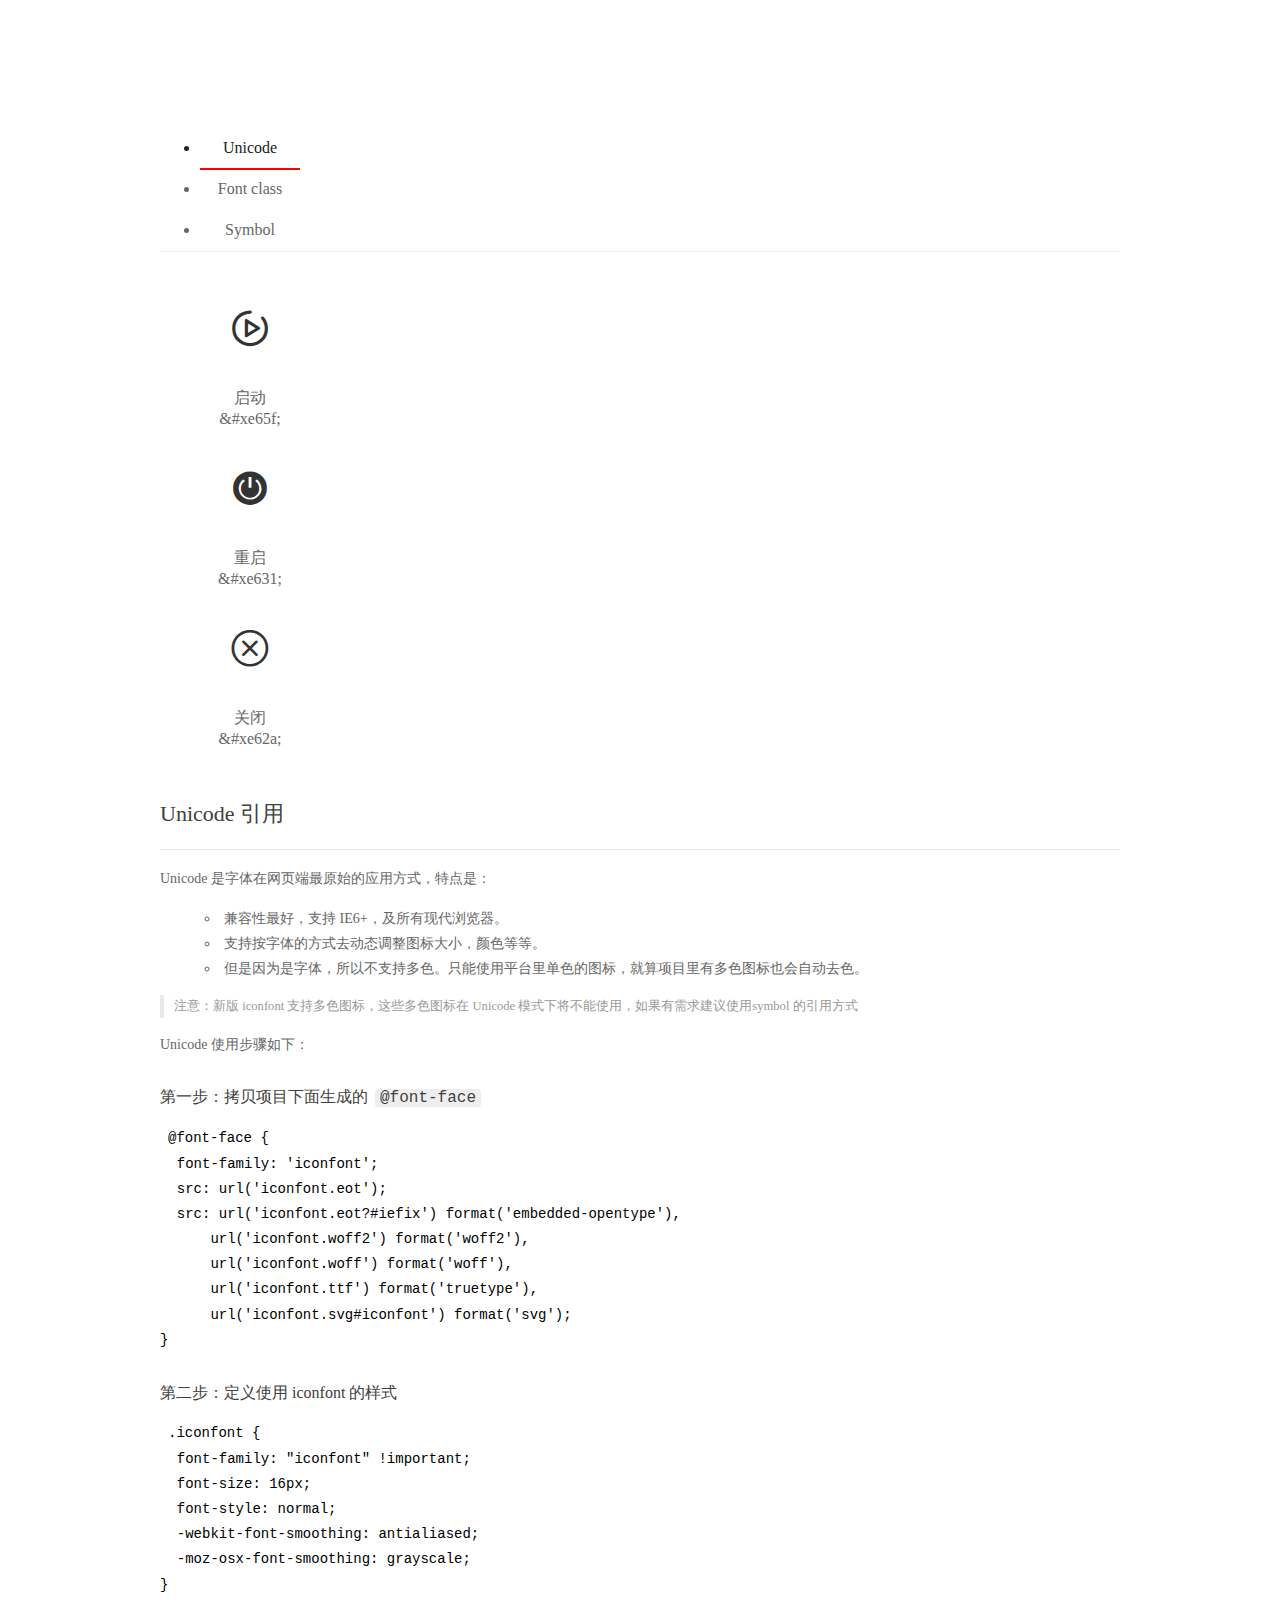
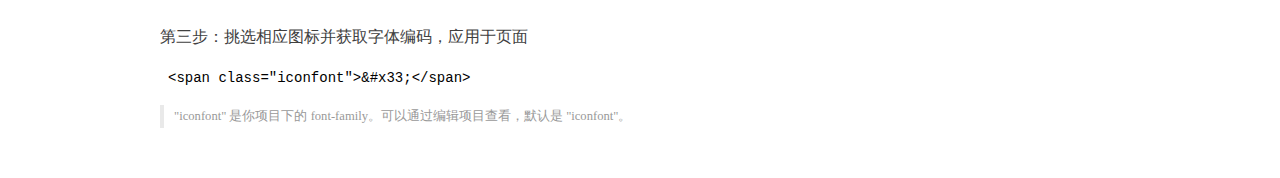
<file: 操作系统进程/app/static/icon/demo_index.html>
<!DOCTYPE html>
<html>
<head>
  <meta charset="utf-8"/>
  <title>IconFont Demo</title>
  <link rel="shortcut icon" href="https://gtms04.alicdn.com/tps/i4/TB1_oz6GVXXXXaFXpXXJDFnIXXX-64-64.ico" type="image/x-icon"/>
  <link rel="stylesheet" href="https://g.alicdn.com/thx/cube/1.3.2/cube.min.css">
  <link rel="stylesheet" href="demo.css">
  <link rel="stylesheet" href="iconfont.css">
  <script src="iconfont.js"></script>
  <!-- jQuery -->
  <script src="https://a1.alicdn.com/oss/uploads/2018/12/26/7bfddb60-08e8-11e9-9b04-53e73bb6408b.js"></script>
  <!-- 代码高亮 -->
  <script src="https://a1.alicdn.com/oss/uploads/2018/12/26/a3f714d0-08e6-11e9-8a15-ebf944d7534c.js"></script>
</head>
<body>
  <div class="main">
    <h1 class="logo"><a href="https://www.iconfont.cn/" title="iconfont 首页" target="_blank">&#xe86b;</a></h1>
    <div class="nav-tabs">
      <ul id="tabs" class="dib-box">
        <li class="dib active"><span>Unicode</span></li>
        <li class="dib"><span>Font class</span></li>
        <li class="dib"><span>Symbol</span></li>
      </ul>
      
    </div>
    <div class="tab-container">
      <div class="content unicode" style="display: block;">
          <ul class="icon_lists dib-box">
          
            <li class="dib">
              <span class="icon iconfont">&#xe65f;</span>
                <div class="name">启动</div>
                <div class="code-name">&amp;#xe65f;</div>
              </li>
          
            <li class="dib">
              <span class="icon iconfont">&#xe631;</span>
                <div class="name">重启</div>
                <div class="code-name">&amp;#xe631;</div>
              </li>
          
            <li class="dib">
              <span class="icon iconfont">&#xe62a;</span>
                <div class="name">关闭</div>
                <div class="code-name">&amp;#xe62a;</div>
              </li>
          
          </ul>
          <div class="article markdown">
          <h2 id="unicode-">Unicode 引用</h2>
          <hr>

          <p>Unicode 是字体在网页端最原始的应用方式，特点是：</p>
          <ul>
            <li>兼容性最好，支持 IE6+，及所有现代浏览器。</li>
            <li>支持按字体的方式去动态调整图标大小，颜色等等。</li>
            <li>但是因为是字体，所以不支持多色。只能使用平台里单色的图标，就算项目里有多色图标也会自动去色。</li>
          </ul>
          <blockquote>
            <p>注意：新版 iconfont 支持多色图标，这些多色图标在 Unicode 模式下将不能使用，如果有需求建议使用symbol 的引用方式</p>
          </blockquote>
          <p>Unicode 使用步骤如下：</p>
          <h3 id="-font-face">第一步：拷贝项目下面生成的 <code>@font-face</code></h3>
<pre><code class="language-css"
>@font-face {
  font-family: 'iconfont';
  src: url('iconfont.eot');
  src: url('iconfont.eot?#iefix') format('embedded-opentype'),
      url('iconfont.woff2') format('woff2'),
      url('iconfont.woff') format('woff'),
      url('iconfont.ttf') format('truetype'),
      url('iconfont.svg#iconfont') format('svg');
}
</code></pre>
          <h3 id="-iconfont-">第二步：定义使用 iconfont 的样式</h3>
<pre><code class="language-css"
>.iconfont {
  font-family: "iconfont" !important;
  font-size: 16px;
  font-style: normal;
  -webkit-font-smoothing: antialiased;
  -moz-osx-font-smoothing: grayscale;
}
</code></pre>
          <h3 id="-">第三步：挑选相应图标并获取字体编码，应用于页面</h3>
<pre>
<code class="language-html"
>&lt;span class="iconfont"&gt;&amp;#x33;&lt;/span&gt;
</code></pre>
          <blockquote>
            <p>"iconfont" 是你项目下的 font-family。可以通过编辑项目查看，默认是 "iconfont"。</p>
          </blockquote>
          </div>
      </div>
      <div class="content font-class">
        <ul class="icon_lists dib-box">
          
          <li class="dib">
            <span class="icon iconfont icon-start"></span>
            <div class="name">
              启动
            </div>
            <div class="code-name">.icon-start
            </div>
          </li>
          
          <li class="dib">
            <span class="icon iconfont icon-zhongqi"></span>
            <div class="name">
              重启
            </div>
            <div class="code-name">.icon-zhongqi
            </div>
          </li>
          
          <li class="dib">
            <span class="icon iconfont icon-guanbi"></span>
            <div class="name">
              关闭
            </div>
            <div class="code-name">.icon-guanbi
            </div>
          </li>
          
        </ul>
        <div class="article markdown">
        <h2 id="font-class-">font-class 引用</h2>
        <hr>

        <p>font-class 是 Unicode 使用方式的一种变种，主要是解决 Unicode 书写不直观，语意不明确的问题。</p>
        <p>与 Unicode 使用方式相比，具有如下特点：</p>
        <ul>
          <li>兼容性良好，支持 IE8+，及所有现代浏览器。</li>
          <li>相比于 Unicode 语意明确，书写更直观。可以很容易分辨这个 icon 是什么。</li>
          <li>因为使用 class 来定义图标，所以当要替换图标时，只需要修改 class 里面的 Unicode 引用。</li>
          <li>不过因为本质上还是使用的字体，所以多色图标还是不支持的。</li>
        </ul>
        <p>使用步骤如下：</p>
        <h3 id="-fontclass-">第一步：引入项目下面生成的 fontclass 代码：</h3>
<pre><code class="language-html">&lt;link rel="stylesheet" href="./iconfont.css"&gt;
</code></pre>
        <h3 id="-">第二步：挑选相应图标并获取类名，应用于页面：</h3>
<pre><code class="language-html">&lt;span class="iconfont icon-xxx"&gt;&lt;/span&gt;
</code></pre>
        <blockquote>
          <p>"
            iconfont" 是你项目下的 font-family。可以通过编辑项目查看，默认是 "iconfont"。</p>
        </blockquote>
      </div>
      </div>
      <div class="content symbol">
          <ul class="icon_lists dib-box">
          
            <li class="dib">
                <svg class="icon svg-icon" aria-hidden="true">
                  <use xlink:href="#icon-start"></use>
                </svg>
                <div class="name">启动</div>
                <div class="code-name">#icon-start</div>
            </li>
          
            <li class="dib">
                <svg class="icon svg-icon" aria-hidden="true">
                  <use xlink:href="#icon-zhongqi"></use>
                </svg>
                <div class="name">重启</div>
                <div class="code-name">#icon-zhongqi</div>
            </li>
          
            <li class="dib">
                <svg class="icon svg-icon" aria-hidden="true">
                  <use xlink:href="#icon-guanbi"></use>
                </svg>
                <div class="name">关闭</div>
                <div class="code-name">#icon-guanbi</div>
            </li>
          
          </ul>
          <div class="article markdown">
          <h2 id="symbol-">Symbol 引用</h2>
          <hr>

          <p>这是一种全新的使用方式，应该说这才是未来的主流，也是平台目前推荐的用法。相关介绍可以参考这篇<a href="">文章</a>
            这种用法其实是做了一个 SVG 的集合，与另外两种相比具有如下特点：</p>
          <ul>
            <li>支持多色图标了，不再受单色限制。</li>
            <li>通过一些技巧，支持像字体那样，通过 <code>font-size</code>, <code>color</code> 来调整样式。</li>
            <li>兼容性较差，支持 IE9+，及现代浏览器。</li>
            <li>浏览器渲染 SVG 的性能一般，还不如 png。</li>
          </ul>
          <p>使用步骤如下：</p>
          <h3 id="-symbol-">第一步：引入项目下面生成的 symbol 代码：</h3>
<pre><code class="language-html">&lt;script src="./iconfont.js"&gt;&lt;/script&gt;
</code></pre>
          <h3 id="-css-">第二步：加入通用 CSS 代码（引入一次就行）：</h3>
<pre><code class="language-html">&lt;style&gt;
.icon {
  width: 1em;
  height: 1em;
  vertical-align: -0.15em;
  fill: currentColor;
  overflow: hidden;
}
&lt;/style&gt;
</code></pre>
          <h3 id="-">第三步：挑选相应图标并获取类名，应用于页面：</h3>
<pre><code class="language-html">&lt;svg class="icon" aria-hidden="true"&gt;
  &lt;use xlink:href="#icon-xxx"&gt;&lt;/use&gt;
&lt;/svg&gt;
</code></pre>
          </div>
      </div>

    </div>
  </div>
  <script>
  $(document).ready(function () {
      $('.tab-container .content:first').show()

      $('#tabs li').click(function (e) {
        var tabContent = $('.tab-container .content')
        var index = $(this).index()

        if ($(this).hasClass('active')) {
          return
        } else {
          $('#tabs li').removeClass('active')
          $(this).addClass('active')

          tabContent.hide().eq(index).fadeIn()
        }
      })
    })
  </script>
</body>
</html>
</file>
<file: 操作系统进程/app/static/icon/demo.css>
/* Logo 字体 */
@font-face {
  font-family: "iconfont logo";
  src: url('https://at.alicdn.com/t/font_985780_km7mi63cihi.eot?t=1545807318834');
  src: url('https://at.alicdn.com/t/font_985780_km7mi63cihi.eot?t=1545807318834#iefix') format('embedded-opentype'),
    url('https://at.alicdn.com/t/font_985780_km7mi63cihi.woff?t=1545807318834') format('woff'),
    url('https://at.alicdn.com/t/font_985780_km7mi63cihi.ttf?t=1545807318834') format('truetype'),
    url('https://at.alicdn.com/t/font_985780_km7mi63cihi.svg?t=1545807318834#iconfont') format('svg');
}

.logo {
  font-family: "iconfont logo";
  font-size: 160px;
  font-style: normal;
  -webkit-font-smoothing: antialiased;
  -moz-osx-font-smoothing: grayscale;
}

/* tabs */
.nav-tabs {
  position: relative;
}

.nav-tabs .nav-more {
  position: absolute;
  right: 0;
  bottom: 0;
  height: 42px;
  line-height: 42px;
  color: #666;
}

#tabs {
  border-bottom: 1px solid #eee;
}

#tabs li {
  cursor: pointer;
  width: 100px;
  height: 40px;
  line-height: 40px;
  text-align: center;
  font-size: 16px;
  border-bottom: 2px solid transparent;
  position: relative;
  z-index: 1;
  margin-bottom: -1px;
  color: #666;
}


#tabs .active {
  border-bottom-color: #f00;
  color: #222;
}

.tab-container .content {
  display: none;
}

/* 页面布局 */
.main {
  padding: 30px 100px;
  width: 960px;
  margin: 0 auto;
}

.main .logo {
  color: #333;
  text-align: left;
  margin-bottom: 30px;
  line-height: 1;
  height: 110px;
  margin-top: -50px;
  overflow: hidden;
  *zoom: 1;
}

.main .logo a {
  font-size: 160px;
  color: #333;
}

.helps {
  margin-top: 40px;
}

.helps pre {
  padding: 20px;
  margin: 10px 0;
  border: solid 1px #e7e1cd;
  background-color: #fffdef;
  overflow: auto;
}

.icon_lists {
  width: 100% !important;
  overflow: hidden;
  *zoom: 1;
}

.icon_lists li {
  width: 100px;
  margin-bottom: 10px;
  margin-right: 20px;
  text-align: center;
  list-style: none !important;
  cursor: default;
}

.icon_lists li .code-name {
  line-height: 1.2;
}

.icon_lists .icon {
  display: block;
  height: 100px;
  line-height: 100px;
  font-size: 42px;
  margin: 10px auto;
  color: #333;
  -webkit-transition: font-size 0.25s linear, width 0.25s linear;
  -moz-transition: font-size 0.25s linear, width 0.25s linear;
  transition: font-size 0.25s linear, width 0.25s linear;
}

.icon_lists .icon:hover {
  font-size: 100px;
}

.icon_lists .svg-icon {
  /* 通过设置 font-size 来改变图标大小 */
  width: 1em;
  /* 图标和文字相邻时，垂直对齐 */
  vertical-align: -0.15em;
  /* 通过设置 color 来改变 SVG 的颜色/fill */
  fill: currentColor;
  /* path 和 stroke 溢出 viewBox 部分在 IE 下会显示
      normalize.css 中也包含这行 */
  overflow: hidden;
}

.icon_lists li .name,
.icon_lists li .code-name {
  color: #666;
}

/* markdown 样式 */
.markdown {
  color: #666;
  font-size: 14px;
  line-height: 1.8;
}

.highlight {
  line-height: 1.5;
}

.markdown img {
  vertical-align: middle;
  max-width: 100%;
}

.markdown h1 {
  color: #404040;
  font-weight: 500;
  line-height: 40px;
  margin-bottom: 24px;
}

.markdown h2,
.markdown h3,
.markdown h4,
.markdown h5,
.markdown h6 {
  color: #404040;
  margin: 1.6em 0 0.6em 0;
  font-weight: 500;
  clear: both;
}

.markdown h1 {
  font-size: 28px;
}

.markdown h2 {
  font-size: 22px;
}

.markdown h3 {
  font-size: 16px;
}

.markdown h4 {
  font-size: 14px;
}

.markdown h5 {
  font-size: 12px;
}

.markdown h6 {
  font-size: 12px;
}

.markdown hr {
  height: 1px;
  border: 0;
  background: #e9e9e9;
  margin: 16px 0;
  clear: both;
}

.markdown p {
  margin: 1em 0;
}

.markdown>p,
.markdown>blockquote,
.markdown>.highlight,
.markdown>ol,
.markdown>ul {
  width: 80%;
}

.markdown ul>li {
  list-style: circle;
}

.markdown>ul li,
.markdown blockquote ul>li {
  margin-left: 20px;
  padding-left: 4px;
}

.markdown>ul li p,
.markdown>ol li p {
  margin: 0.6em 0;
}

.markdown ol>li {
  list-style: decimal;
}

.markdown>ol li,
.markdown blockquote ol>li {
  margin-left: 20px;
  padding-left: 4px;
}

.markdown code {
  margin: 0 3px;
  padding: 0 5px;
  background: #eee;
  border-radius: 3px;
}

.markdown strong,
.markdown b {
  font-weight: 600;
}

.markdown>table {
  border-collapse: collapse;
  border-spacing: 0px;
  empty-cells: show;
  border: 1px solid #e9e9e9;
  width: 95%;
  margin-bottom: 24px;
}

.markdown>table th {
  white-space: nowrap;
  color: #333;
  font-weight: 600;
}

.markdown>table th,
.markdown>table td {
  border: 1px solid #e9e9e9;
  padding: 8px 16px;
  text-align: left;
}

.markdown>table th {
  background: #F7F7F7;
}

.markdown blockquote {
  font-size: 90%;
  color: #999;
  border-left: 4px solid #e9e9e9;
  padding-left: 0.8em;
  margin: 1em 0;
}

.markdown blockquote p {
  margin: 0;
}

.markdown .anchor {
  opacity: 0;
  transition: opacity 0.3s ease;
  margin-left: 8px;
}

.markdown .waiting {
  color: #ccc;
}

.markdown h1:hover .anchor,
.markdown h2:hover .anchor,
.markdown h3:hover .anchor,
.markdown h4:hover .anchor,
.markdown h5:hover .anchor,
.markdown h6:hover .anchor {
  opacity: 1;
  display: inline-block;
}

.markdown>br,
.markdown>p>br {
  clear: both;
}


.hljs {
  display: block;
  background: white;
  padding: 0.5em;
  color: #333333;
  overflow-x: auto;
}

.hljs-comment,
.hljs-meta {
  color: #969896;
}

.hljs-string,
.hljs-variable,
.hljs-template-variable,
.hljs-strong,
.hljs-emphasis,
.hljs-quote {
  color: #df5000;
}

.hljs-keyword,
.hljs-selector-tag,
.hljs-type {
  color: #a71d5d;
}

.hljs-literal,
.hljs-symbol,
.hljs-bullet,
.hljs-attribute {
  color: #0086b3;
}

.hljs-section,
.hljs-name {
  color: #63a35c;
}

.hljs-tag {
  color: #333333;
}

.hljs-title,
.hljs-attr,
.hljs-selector-id,
.hljs-selector-class,
.hljs-selector-attr,
.hljs-selector-pseudo {
  color: #795da3;
}

.hljs-addition {
  color: #55a532;
  background-color: #eaffea;
}

.hljs-deletion {
  color: #bd2c00;
  background-color: #ffecec;
}

.hljs-link {
  text-decoration: underline;
}

/* 代码高亮 */
/* PrismJS 1.15.0
https://prismjs.com/download.html#themes=prism&languages=markup+css+clike+javascript */
/**
 * prism.js default theme for JavaScript, CSS and HTML
 * Based on dabblet (http://dabblet.com)
 * @author Lea Verou
 */
code[class*="language-"],
pre[class*="language-"] {
  color: black;
  background: none;
  text-shadow: 0 1px white;
  font-family: Consolas, Monaco, 'Andale Mono', 'Ubuntu Mono', monospace;
  text-align: left;
  white-space: pre;
  word-spacing: normal;
  word-break: normal;
  word-wrap: normal;
  line-height: 1.5;

  -moz-tab-size: 4;
  -o-tab-size: 4;
  tab-size: 4;

  -webkit-hyphens: none;
  -moz-hyphens: none;
  -ms-hyphens: none;
  hyphens: none;
}

pre[class*="language-"]::-moz-selection,
pre[class*="language-"] ::-moz-selection,
code[class*="language-"]::-moz-selection,
code[class*="language-"] ::-moz-selection {
  text-shadow: none;
  background: #b3d4fc;
}

pre[class*="language-"]::selection,
pre[class*="language-"] ::selection,
code[class*="language-"]::selection,
code[class*="language-"] ::selection {
  text-shadow: none;
  background: #b3d4fc;
}

@media print {

  code[class*="language-"],
  pre[class*="language-"] {
    text-shadow: none;
  }
}

/* Code blocks */
pre[class*="language-"] {
  padding: 1em;
  margin: .5em 0;
  overflow: auto;
}

:not(pre)>code[class*="language-"],
pre[class*="language-"] {
  background: #f5f2f0;
}

/* Inline code */
:not(pre)>code[class*="language-"] {
  padding: .1em;
  border-radius: .3em;
  white-space: normal;
}

.token.comment,
.token.prolog,
.token.doctype,
.token.cdata {
  color: slategray;
}

.token.punctuation {
  color: #999;
}

.namespace {
  opacity: .7;
}

.token.property,
.token.tag,
.token.boolean,
.token.number,
.token.constant,
.token.symbol,
.token.deleted {
  color: #905;
}

.token.selector,
.token.attr-name,
.token.string,
.token.char,
.token.builtin,
.token.inserted {
  color: #690;
}

.token.operator,
.token.entity,
.token.url,
.language-css .token.string,
.style .token.string {
  color: #9a6e3a;
  background: hsla(0, 0%, 100%, .5);
}

.token.atrule,
.token.attr-value,
.token.keyword {
  color: #07a;
}

.token.function,
.token.class-name {
  color: #DD4A68;
}

.token.regex,
.token.important,
.token.variable {
  color: #e90;
}

.token.important,
.token.bold {
  font-weight: bold;
}

.token.italic {
  font-style: italic;
}

.token.entity {
  cursor: help;
}
</file>
<file: 操作系统进程/app/static/icon/iconfont.css>
@font-face {font-family: "iconfont";
  src: url('iconfont.eot?t=1552555296455'); /* IE9 */
  src: url('iconfont.eot?t=1552555296455#iefix') format('embedded-opentype'), /* IE6-IE8 */
  url('[data-uri]') format('woff2'),
  url('iconfont.woff?t=1552555296455') format('woff'),
  url('iconfont.ttf?t=1552555296455') format('truetype'), /* chrome, firefox, opera, Safari, Android, iOS 4.2+ */
  url('iconfont.svg?t=1552555296455#iconfont') format('svg'); /* iOS 4.1- */
}

.iconfont {
  font-family: "iconfont" !important;
  font-size: 16px;
  font-style: normal;
  -webkit-font-smoothing: antialiased;
  -moz-osx-font-smoothing: grayscale;
}

.icon-start:before {
  content: "\e65f";
}

.icon-zhongqi:before {
  content: "\e631";
}

.icon-guanbi:before {
  content: "\e62a";
}
</file>
